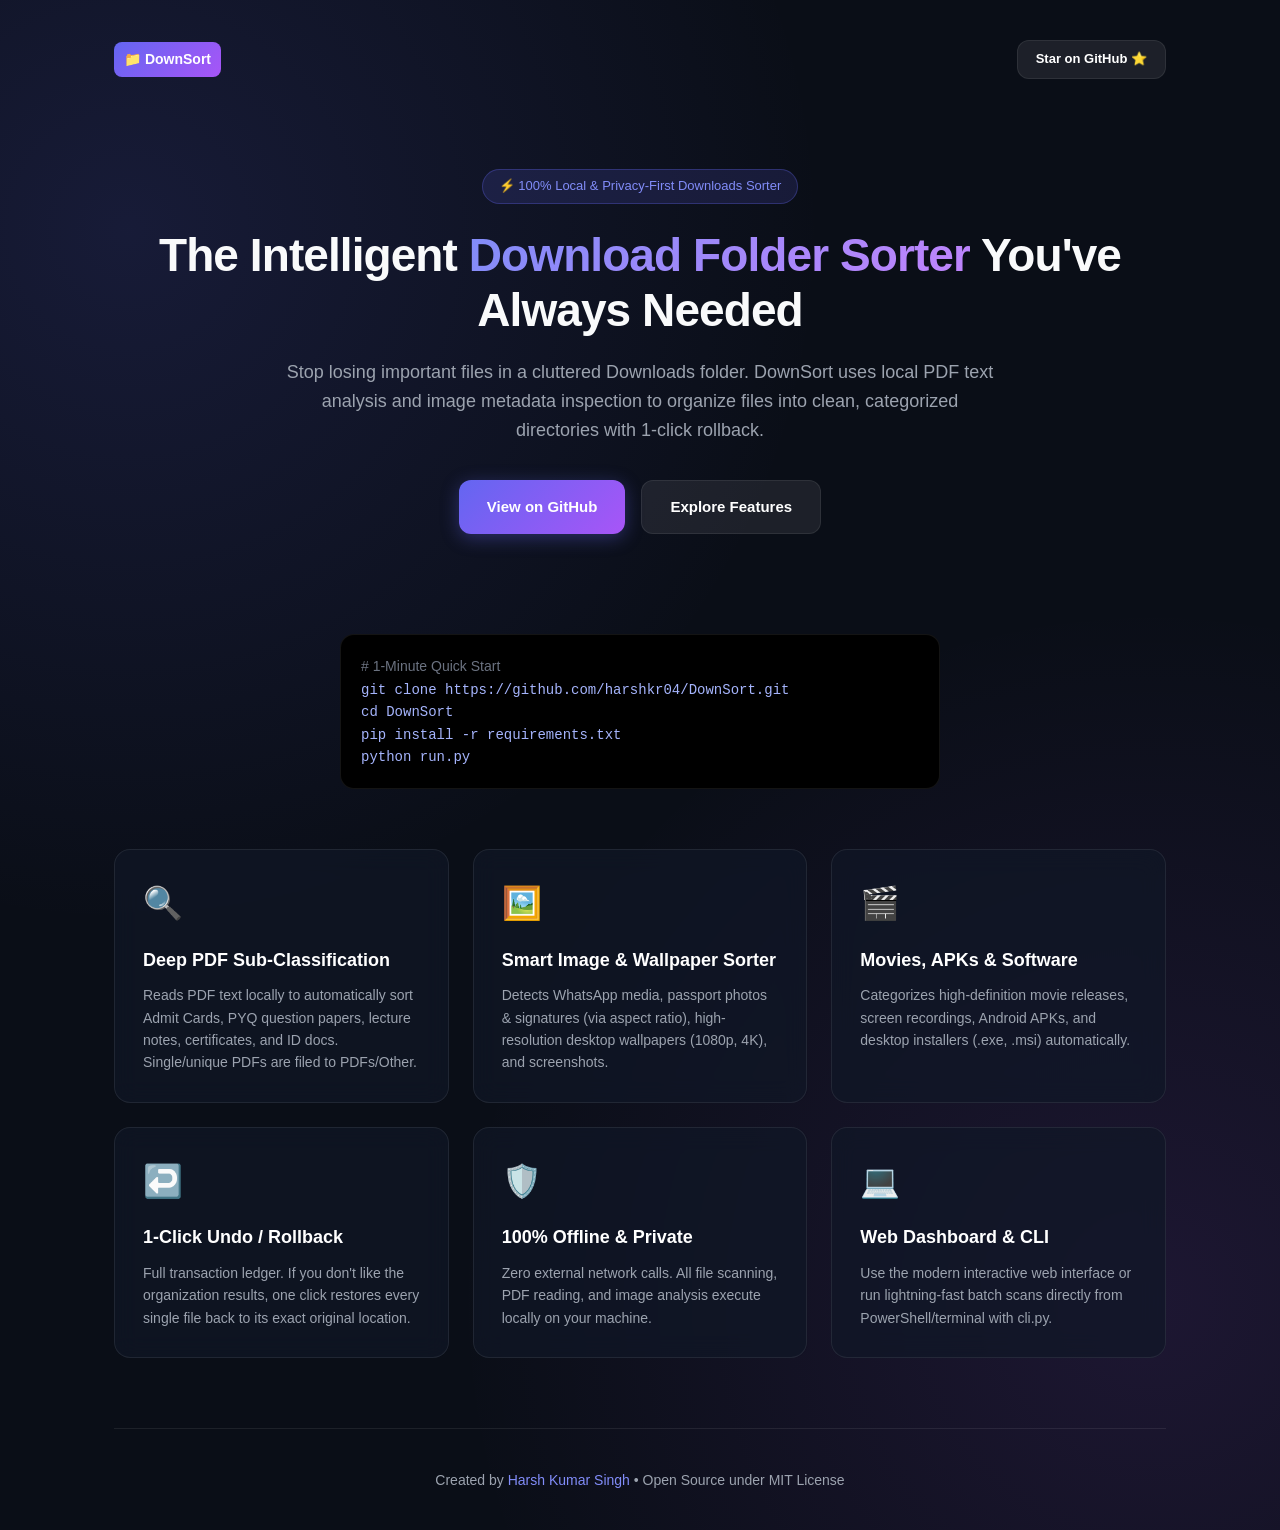
<file: docs/index.html>
<!DOCTYPE html>
<html lang="en">
<head>
  <meta charset="UTF-8">
  <meta name="viewport" content="width=device-width, initial-scale=1.0">
  <title>DownSort - Smart Download Folder Sorter & Local File Organizer</title>
  
  <!-- SEO Meta Tags -->
  <meta name="description" content="DownSort is a smart, 100% local download folder sorter and file organizer in Python. Automatically sorts PDFs (admit cards, PYQ papers, notes), WhatsApp images, wallpapers, and APKs with 1-click rollback.">
  <meta name="keywords" content="download folder sorter, downloads organizer, file sorter, python download organizer, sort downloads folder, pdf sorter, local file manager, admit card sorter, whatsapp image sorter">
  <meta name="author" content="Harsh Kumar Singh">
  <meta name="robots" content="index, follow">
  <link rel="canonical" href="https://harshkr04.github.io/DownSort/">

  <!-- Open Graph / Facebook / LinkedIn -->
  <meta property="og:type" content="website">
  <meta property="og:url" content="https://harshkr04.github.io/DownSort/">
  <meta property="og:title" content="DownSort - Smart Download Folder Sorter & File Organizer">
  <meta property="og:description" content="Tired of a messy downloads folder? DownSort uses deep local content analysis to sort your PDFs, images, movies, and APKs automatically.">

  <!-- Twitter -->
  <meta name="twitter:card" content="summary_large_image">
  <meta name="twitter:title" content="DownSort - Smart Download Folder Sorter">
  <meta name="twitter:description" content="Intelligent local file organizer with deep PDF text inspection and 1-click undo.">

  <!-- Schema.org SoftwareApplication Markup for Google Rich Snippets -->
  <script type="application/ld+json">
  {
    "@context": "https://schema.org",
    "@type": "SoftwareApplication",
    "name": "DownSort",
    "operatingSystem": "Windows, macOS, Linux",
    "applicationCategory": "UtilitiesApplication",
    "description": "Smart, local download folder sorter that inspects PDF contents and image metadata to organize files with 1-click undo.",
    "url": "https://github.com/harshkr04/DownSort",
    "offers": {
      "@type": "Offer",
      "price": "0",
      "priceCurrency": "USD"
    },
    "author": {
      "@type": "Person",
      "name": "Harsh Kumar Singh"
    }
  }
  </script>

  <style>
    :root {
      --bg-dark: #0a0e17;
      --card-bg: rgba(17, 24, 39, 0.7);
      --accent-indigo: #6366f1;
      --accent-purple: #a855f7;
      --text-main: #f9fafb;
      --text-muted: #9ca3af;
      --border-color: rgba(255, 255, 255, 0.08);
    }
    * { margin: 0; padding: 0; box-sizing: border-box; font-family: -apple-system, BlinkMacSystemFont, "Segoe UI", Roboto, sans-serif; }
    body {
      background-color: var(--bg-dark);
      color: var(--text-main);
      line-height: 1.6;
      background-image: 
        radial-gradient(circle at 10% 15%, rgba(99, 102, 241, 0.15) 0%, transparent 40%),
        radial-gradient(circle at 90% 85%, rgba(168, 85, 247, 0.12) 0%, transparent 40%);
    }
    .container { max-width: 1100px; margin: 0 auto; padding: 0 24px; }
    header { padding: 40px 0 20px; display: flex; justify-content: space-between; align-items: center; }
    .logo { font-size: 22px; font-weight: 700; color: #fff; display: flex; align-items: center; gap: 10px; }
    .logo-badge { background: linear-gradient(135deg, var(--accent-indigo), var(--accent-purple)); padding: 6px 10px; border-radius: 8px; font-size: 14px; }
    .hero { text-align: center; padding: 70px 0 50px; }
    .hero-badge { display: inline-flex; align-items: center; gap: 8px; padding: 6px 16px; border-radius: 20px; font-size: 13px; background: rgba(99, 102, 241, 0.15); color: #818cf8; border: 1px solid rgba(99, 102, 241, 0.3); margin-bottom: 24px; }
    h1 { font-size: 46px; font-weight: 800; line-height: 1.2; margin-bottom: 20px; letter-spacing: -0.02em; }
    h1 span { background: linear-gradient(135deg, #818cf8, #c084fc); -webkit-background-clip: text; -webkit-text-fill-color: transparent; }
    .hero-desc { font-size: 18px; color: var(--text-muted); max-width: 720px; margin: 0 auto 36px; }
    .cta-buttons { display: flex; justify-content: center; gap: 16px; flex-wrap: wrap; margin-bottom: 50px; }
    .btn { display: inline-flex; align-items: center; gap: 8px; padding: 14px 28px; border-radius: 12px; font-size: 15px; font-weight: 600; text-decoration: none; transition: transform 0.2s, box-shadow 0.2s; }
    .btn-primary { background: linear-gradient(135deg, var(--accent-indigo), var(--accent-purple)); color: white; box-shadow: 0 4px 18px rgba(99, 102, 241, 0.35); }
    .btn-primary:hover { transform: translateY(-2px); box-shadow: 0 6px 24px rgba(99, 102, 241, 0.5); }
    .btn-secondary { background: rgba(255, 255, 255, 0.08); color: white; border: 1px solid var(--border-color); }
    .btn-secondary:hover { background: rgba(255, 255, 255, 0.12); }
    .features-grid { display: grid; grid-template-columns: repeat(auto-fit, minmax(320px, 1fr)); gap: 24px; margin-bottom: 70px; }
    .feature-card { background: var(--card-bg); border: 1px solid var(--border-color); border-radius: 16px; padding: 28px; backdrop-filter: blur(12px); }
    .feature-icon { font-size: 32px; margin-bottom: 16px; }
    .feature-title { font-size: 18px; font-weight: 700; margin-bottom: 10px; color: #fff; }
    .feature-text { font-size: 14px; color: var(--text-muted); }
    .code-preview { background: #000; border: 1px solid var(--border-color); border-radius: 14px; padding: 20px; text-align: left; font-family: monospace; font-size: 14px; color: #a5b4fc; max-width: 600px; margin: 0 auto 60px; overflow-x: auto; }
    footer { border-top: 1px solid var(--border-color); padding: 40px 0; text-align: center; color: var(--text-muted); font-size: 14px; }
    footer a { color: #818cf8; text-decoration: none; }
  </style>
</head>
<body>
  <div class="container">
    <header>
      <div class="logo">
        <span class="logo-badge">📁 DownSort</span>
      </div>
      <div>
        <a href="https://github.com/harshkr04/DownSort" class="btn btn-secondary" style="padding: 8px 18px; font-size: 13px;">Star on GitHub ⭐</a>
      </div>
    </header>

    <section class="hero">
      <div class="hero-badge">⚡ 100% Local & Privacy-First Downloads Sorter</div>
      <h1>The Intelligent <span>Download Folder Sorter</span> You've Always Needed</h1>
      <p class="hero-desc">
        Stop losing important files in a cluttered Downloads folder. DownSort uses local PDF text analysis and image metadata inspection to organize files into clean, categorized directories with 1-click rollback.
      </p>
      <div class="cta-buttons">
        <a href="https://github.com/harshkr04/DownSort" class="btn btn-primary">View on GitHub</a>
        <a href="#features" class="btn btn-secondary">Explore Features</a>
      </div>
    </section>

    <div class="code-preview">
      <span style="color: #6b7280;"># 1-Minute Quick Start</span><br>
      git clone https://github.com/harshkr04/DownSort.git<br>
      cd DownSort<br>
      pip install -r requirements.txt<br>
      python run.py
    </div>

    <section id="features" class="features-grid">
      <div class="feature-card">
        <div class="feature-icon">🔍</div>
        <div class="feature-title">Deep PDF Sub-Classification</div>
        <div class="feature-text">Reads PDF text locally to automatically sort Admit Cards, PYQ question papers, lecture notes, certificates, and ID docs. Single/unique PDFs are filed to <code>PDFs/Other</code>.</div>
      </div>
      <div class="feature-card">
        <div class="feature-icon">🖼️</div>
        <div class="feature-title">Smart Image & Wallpaper Sorter</div>
        <div class="feature-text">Detects WhatsApp media, passport photos & signatures (via aspect ratio), high-resolution desktop wallpapers (1080p, 4K), and screenshots.</div>
      </div>
      <div class="feature-card">
        <div class="feature-icon">🎬</div>
        <div class="feature-title">Movies, APKs & Software</div>
        <div class="feature-text">Categorizes high-definition movie releases, screen recordings, Android APKs, and desktop installers (.exe, .msi) automatically.</div>
      </div>
      <div class="feature-card">
        <div class="feature-icon">↩️</div>
        <div class="feature-title">1-Click Undo / Rollback</div>
        <div class="feature-text">Full transaction ledger. If you don't like the organization results, one click restores every single file back to its exact original location.</div>
      </div>
      <div class="feature-card">
        <div class="feature-icon">🛡️</div>
        <div class="feature-title">100% Offline & Private</div>
        <div class="feature-text">Zero external network calls. All file scanning, PDF reading, and image analysis execute locally on your machine.</div>
      </div>
      <div class="feature-card">
        <div class="feature-icon">💻</div>
        <div class="feature-title">Web Dashboard & CLI</div>
        <div class="feature-text">Use the modern interactive web interface or run lightning-fast batch scans directly from PowerShell/terminal with <code>cli.py</code>.</div>
      </div>
    </section>

    <footer>
      <p>Created by <a href="https://github.com/harshkr04">Harsh Kumar Singh</a> • Open Source under MIT License</p>
    </footer>
  </div>
</body>
</html>
</file>
